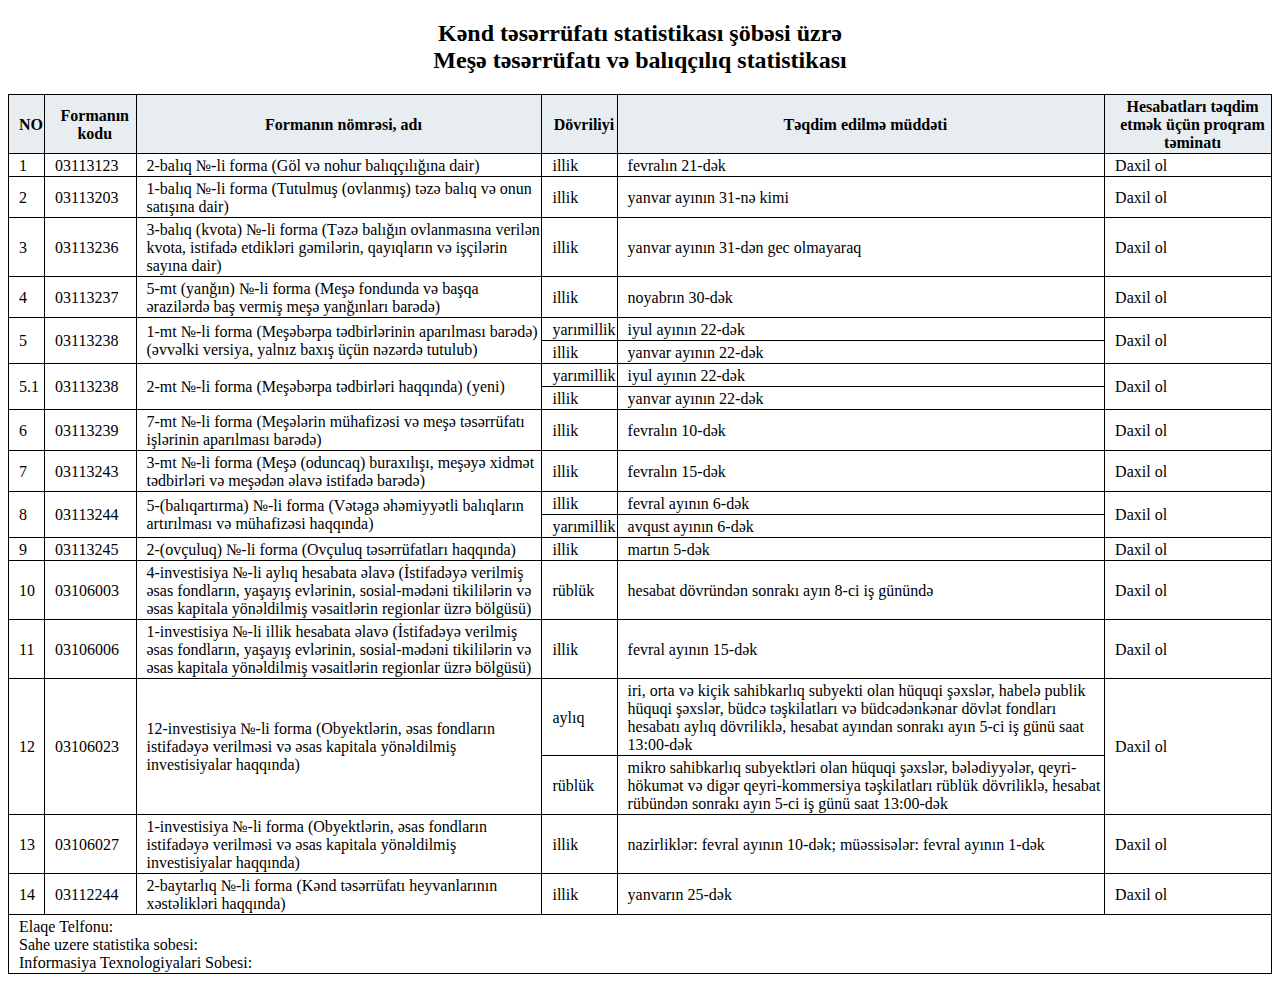
<file: index.html>
<!DOCTYPE html>
<html lang="en">

<head>
    <meta charset="UTF-8">
    <meta http-equiv="X-UA-Compatible" content="IE=edge">
    <meta name="viewport" content="width=device-width, initial-scale=1.0">
    <title>Document</title>
    <style>
        table,
        th,
        td 
        {
            border: 1px solid black;
            border-collapse: collapse;
            padding-top: 3px;
            padding-left: 10px;
             
}
             


        
    </style>

</head>

<body>
    
<div align="center"><h2>Kənd təsərrüfatı   statistikası şöbəsi üzrə<br />Meşə təsərrüfatı və balıqçılıq statistikası</h2></div>
    <table border="1px solid">
        <thead>
            <tr style="background-color: #E8EDF1;">
                <th >NO</th>
                <th >Formanın kodu</th>
                <th >Formanın nömrəsi, adı</th>
                <th >Dövriliyi</th>
                <th >Təqdim edilmə müddəti</th>
                <th >Hesabatları təqdim etmək üçün proqram təminatı</th>
            </tr>
        </thead>
        <tbody>
            <tr>
                <td>1</td>
                <td>03113123</td>
                <td>2-balıq №-li forma (Göl və nohur balıqçılığına dair)</td>
                <td>illik</td>
                <td>fevralın 21-dək</td>
                <td>Daxil ol</td>
            </tr>
            <tr>
                <td>2</td>
                <td>03113203</td>
                <td>1-balıq №-li forma (Tutulmuş (ovlanmış) təzə balıq və onun satışına dair)</td>
                <td>illik</td>
                <td>yanvar ayının 31-nə kimi</td>
                <td>Daxil ol</td>
            </tr>
            <tr>
                <td>3</td>
                <td>03113236</td>
                <td>3-balıq (kvota) №-li forma (Təzə balığın ovlanmasına verilən kvota, istifadə etdikləri gəmilərin, qayıqların və işçilərin sayına dair)</td>
                <td>illik</td>
                <td>yanvar ayının 31-dən gec olmayaraq</td>
                <td>Daxil ol</td>
            </tr>
            <tr>
                <td>4</td>
                <td>03113237</td>
                <td>5-mt (yanğın) №-li forma (Meşə fondunda və başqa ərazilərdə baş vermiş meşə yanğınları barədə)</td>
                <td>illik</td>
                <td>noyabrın 30-dək</td>
                <td>Daxil ol</td>
            </tr>
            <tr>
                <td rowspan="2">5</td>
                <td rowspan="2">03113238</td>
                <td rowspan="2">1-mt №-li forma (Meşəbərpa tədbirlərinin aparılması barədə) (əvvəlki versiya, yalnız baxış üçün nəzərdə tutulub)</td>
                <td>yarımillik</td>
                <td>iyul ayının 22-dək</td>
                <td rowspan="2">Daxil ol</td>
            </tr>
            <tr>
                <td>illik</td>
                <td>yanvar ayının 22-dək</td>
            </tr>
            <tr>
                <td rowspan="2">5.1</td>
                <td rowspan="2">03113238</td>
                <td rowspan="2">2-mt №-li forma (Meşəbərpa tədbirləri haqqında) (yeni)</td>
                <td>yarımillik</td>
                <td>iyul ayının 22-dək</td>
                <td rowspan="2">Daxil ol</td>
            </tr>
            <tr>
                <td>illik</td>
                <td>yanvar ayının 22-dək</td>
            </tr>
            <tr>
                <td>6</td>
                <td>03113239</td>
                <td>7-mt №-li forma (Meşələrin mühafizəsi və meşə təsərrüfatı işlərinin aparılması barədə)</td>
                <td>illik</td>
                <td>fevralın 10-dək</td>
                <td>Daxil ol</td>
            </tr>
            <tr>
                <td>7</td>
                <td>03113243</td>
                <td>3-mt №-li forma (Meşə (oduncaq) buraxılışı, meşəyə xidmət tədbirləri və meşədən əlavə istifadə barədə)</td>
                <td>illik</td>
                <td>fevralın 15-dək</td>
                <td>Daxil ol</td>
            </tr>
            <tr>
                <td rowspan="2">8</td>
                <td rowspan="2">03113244</td>
                <td rowspan="2">5-(balıqartırma) №-li forma (Vətəgə əhəmiyyətli balıqların artırılması və mühafizəsi haqqında)</td>
                <td>illik</td>
                <td>fevral ayının 6-dək</td>
                <td rowspan="2">Daxil ol</td>
            </tr>
            <tr>
                <td>yarımillik</td>
                <td>avqust ayının 6-dək</td>
            </tr>
            <tr>
                <td>9</td>
                <td>03113245</td>
                <td>2-(ovçuluq) №-li forma (Ovçuluq təsərrüfatları haqqında)</td>
                <td>illik</td>
                <td>martın 5-dək</td>
                <td>Daxil ol</td>
            </tr>
            <tr>
                <td>10</td>
                <td>03106003</td>
                <td>4-investisiya №-li aylıq hesabata əlavə (İstifadəyə verilmiş əsas fondların, yaşayış evlərinin, sosial-mədəni tikililərin və əsas kapitala yönəldilmiş vəsaitlərin regionlar üzrə bölgüsü)</td>
                <td>rüblük</td>
                <td>hesabat dövründən sonrakı ayın 8-ci iş günündə</td>
                <td>Daxil ol</td>
            </tr>
            <tr>
                <td>11</td>
                <td>03106006</td>
                <td>1-investisiya №-li illik hesabata əlavə (İstifadəyə verilmiş əsas fondların, yaşayış evlərinin, sosial-mədəni tikililərin və əsas kapitala yönəldilmiş vəsaitlərin regionlar üzrə bölgüsü)</td>
                <td>illik</td>
                <td>fevral ayının 15-dək</td>
                <td>Daxil ol</td>
            </tr>
            <tr>
                <td rowspan="2">12</td>
                <td rowspan="2">03106023</td>
                <td rowspan="2">12-investisiya №-li forma (Obyektlərin, əsas fondların istifadəyə verilməsi və əsas kapitala yönəldilmiş investisiyalar haqqında)</td>
                <td>aylıq</td>
                <td>iri, orta və kiçik sahibkarlıq subyekti olan hüquqi şəxslər, habelə publik hüquqi şəxslər, büdcə təşkilatları və büdcədənkənar dövlət fondları hesabatı aylıq dövriliklə, hesabat ayından sonrakı ayın 5-ci iş günü saat 13:00-dək</td>
                <td rowspan="2">Daxil ol</td>
            </tr>
            <tr>
                <td>rüblük</td>
                <td>mikro sahibkarlıq subyektləri olan hüquqi şəxslər, bələdiyyələr, qeyri-hökumət və digər qeyri-kommersiya təşkilatları rüblük dövriliklə, hesabat rübündən sonrakı ayın 5-ci iş günü saat 13:00-dək</td>
            </tr>
            <tr>
                <td>13</td>
                <td>03106027</td>
                <td>1-investisiya №-li forma (Obyektlərin, əsas fondların istifadəyə verilməsi və əsas kapitala yönəldilmiş investisiyalar haqqında)</td>
                <td>illik</td>
                <td>nazirliklər: fevral ayının 10-dək;
                    müəssisələr: fevral ayının 1-dək</td>
                <td>Daxil ol</td>
            </tr>
            <tr>
                <td>14</td>
                <td>03112244</td>
                <td>2-baytarlıq №-li forma (Kənd təsərrüfatı heyvanlarının xəstəlikləri haqqında)</td>
                <td>illik</td>
                <td>yanvarın 25-dək</td>
                <td>Daxil ol</td>
            </tr>
            <tr>
                <td colspan="6">Elaqe Telfonu:
                <br>
                Sahe uzere statistika sobesi:
                <br>
                Informasiya Texnologiyalari Sobesi:
                
                </td>
                
            </tr>
        </tbody>

     
    </table>
<br>
</body>

</html>
</file>
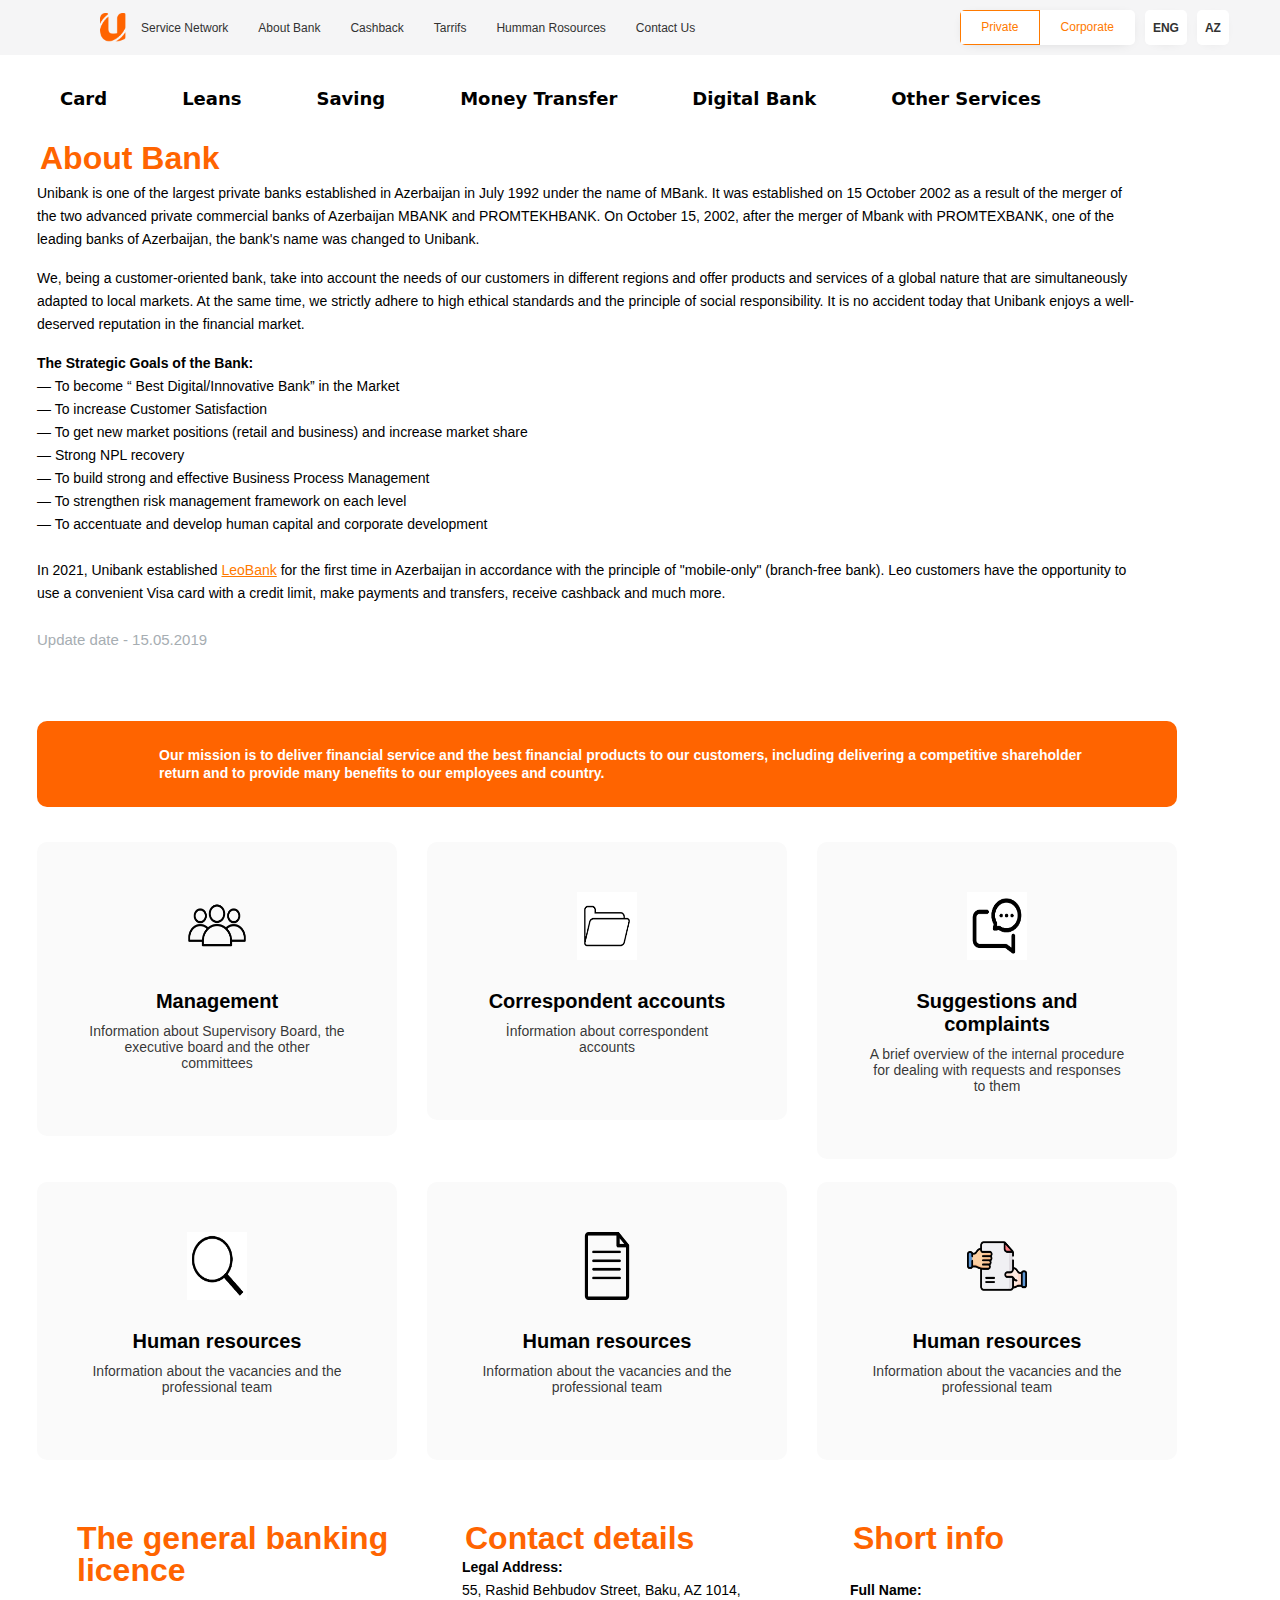
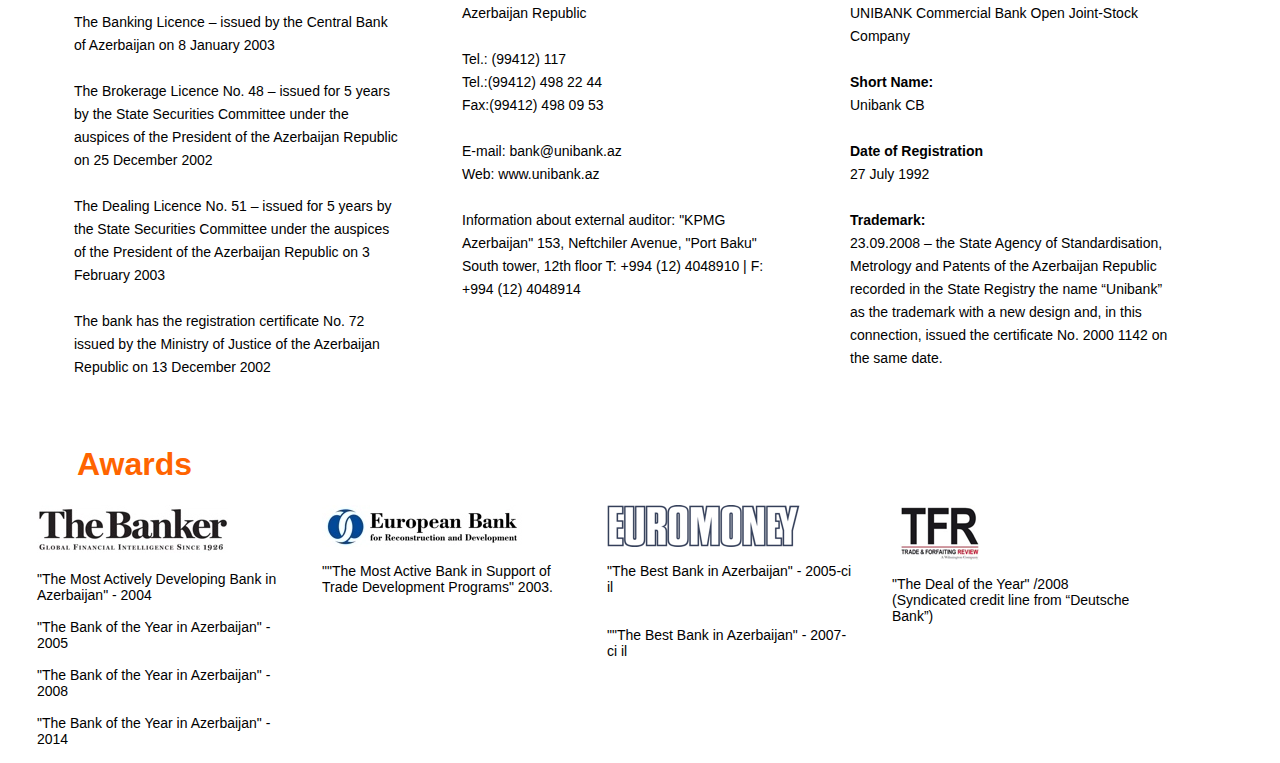
<file: unibank/about bank.html>
<!DOCTYPE html>
<html lang="en">
<head>
    <meta charset="UTF-8">
    <meta http-equiv="X-UA-Compatible" content="IE=edge">
    <meta name="viewport" content="width=device-width, initial-scale=1.0">
    <link href="https://cdn.jsdelivr.net/npm/bootstrap@5.1.3/dist/css/bootstrap.min.css" rel="stylesheet"> 
    <link rel="stylesheet" href="main.css">
    <title>Document</title>
</head>
<body>
    <header class="header"> 
        <div class="row">
          <div class="col">
              <img src="./picture/logonew-orange1.webp" alt="" class="img">
              <a href="./service network.html" class="topbar_menu--link">Service Network</a>
              <a href="./about bank.html" class="topbar_menu--link">About Bank</a>
              <a href="" class="topbar_menu--link">Cashback</a>
              <a href="" class="topbar_menu--link">Tarrifs</a>
              <a href="" class="topbar_menu--link">Humman Rosources</a>
              <a href="" class="topbar_menu--link">Contact Us</a>
              <div class="topbar_ctypes">
              <a href="" class="topbar_ctypes-active">Private</a>
              <a href="" class="topbar_ctypes-active1">Corporate</a>
              </div>
              
          <div class="topbar_langs">
          <a href="" class="topbar_langs--item" translate="yes">ENG</a>
          <a href="" class="topbar_langs--item" translate="yes">AZ</a> 
          </div>
          </div>
          </div>
          <div class="menubar_menu menubar_menu--first">
              <a href="Dosya.html" class="menubar_link" target="_self">Card</a> 
          </div>
          <div class="menubar_menu menubar_menu--first">
           <a  href="" class="menubar_link" target="_self">Leans</a>
          </div>
          <div class="menubar_menu menubar_menu--first">
              <a   href="" class="menubar_link" target="_self">Saving</a>
             </div>
             <div class="menubar_menu menubar_menu--first">
              <a   href="" class="menubar_link" target="_self">Money Transfer</a>
             </div>
             <div class="menubar_menu menubar_menu--first">
              <a  href=""class="menubar_link" target="_self">Digital Bank</a>
             </div>
             <div class="menubar_menu menubar_menu--first">
              <a  href="" class="menubar_link" target="_self"> Other Services</a>
             </div>
            </header>
                <nav class="">
                <div class="col-sm-4">
                <div class="content">
                <div class="container">
                <h1 class="heading heading--1 text-orange">About Bank</h1>
                <div class="text">
                <p>
                    Unibank is one of the largest private banks established in
                    Azerbaijan in July 1992 under the name of MBank. It was established on 15
                    October 2002 as a result of the merger of the two advanced private commercial
                    banks of Azerbaijan MBANK and PROMTEKHBANK. On October 15, 2002, after the
                    merger of Mbank with PROMTEXBANK, one of the leading banks of Azerbaijan, the
                    bank's name was changed to Unibank. 
                </p>
                <p>
                    We, being a customer-oriented bank, take into account the
             needs of our customers in different regions and offer products and services of
             a global nature that are simultaneously adapted to local markets. At the same
      time, we strictly adhere to high ethical standards and the principle of social
    responsibility. It is no accident today that Unibank enjoys a well-deserved
   reputation in the financial market.
                </p>
                <div>
                <strong>The Strategic Goals of the Bank:</strong>
                <div>— To become “ Best Digital/Innovative Bank” in the Market</div>
                <div>— To increase Customer Satisfaction </div>
                <div>— To get new market positions (retail and business) and increase market share</div>
                <div>— Strong NPL recovery</div>
                 <div>— To build strong and effective Business Process Management</div>
                 <div>— To strengthen risk management framework on each level</div>
                 <div>— To accentuate and develop human capital and corporate development</div>
                 <div>
                    <br>
                 </div>
                 <div>
                 In 2021, Unibank established  
                 <a href="" style="color: #ff7a00">LeoBank</a>
                 for the first time in Azerbaijan in accordance with the principle of "mobile-only" (branch-free bank). Leo customers have the opportunity to use a convenient Visa card with a credit limit, make payments and transfers, receive cashback and much more.
                    <br>
                 </div>
                 <div>
                <br>
                 </div>
                 <div>
                <span style="font-size:15px;color:#a6adb2">Update date - 15.05.2019</span>
                 </div>
                 <br>
                 <br>
                 <br>
                 <div class="container">
                    <div class="content content--dark content--blackquote">
                    <div class="content_wrapper">
                    <div class="flex flex--center text--65">
                    <div class="icon icon--orange icon--target content--blackquote-icon">
                    </div>
                    <div class="text content--blackquote-text">
Our mission is to deliver financial service and the best financial products to our customers, including delivering a competitive shareholder return and to provide many benefits to our employees and country. 
                    </div>
                    </div>
                    </div>
                    </div>
                 </div>
                 <div class=" content contnet--pading">
                    <div class="container">
                        <div class="about_wrapper feature_holder">
                       <div class="feature  feature_holder--item" style="height:310px;">
                        <div class="feature_wrapper">
                        <a href="" class="about_wrapper--link"></a>
                        <div class="feature_icon icon">
                            <img src="./picture/people.png" alt="" class="icon_img">
                        </div>
                        <div class="feature_text">
                        <div class="feature_value">Management</div>
                        <div class="feature_desc">Information about Supervisory Board, the executive board and the other committees </div>
                        </div>
                        </div>
                       </div>
                       <div class="feature  feature_holder--item" style="height:310px;">
                        <div class="feature_wrapper">
                        <a href="" class="about_wrapper--link"></a>
                        <div class="feature_icon icon">
                            <img src="./picture/folder.png" alt="" class="icon_img">
                        </div>
                        <div class="feature_text">
                        <div class="feature_value">Correspondent accounts</div>
                        <div class="feature_desc">İnformation about correspondent accounts</div>
                        </div>
                        </div>
                       </div>
                       <div class="feature  feature_holder--item" style="height:310px;">
                        <div class="feature_wrapper">
                        <a href="" class="about_wrapper--link"></a>
                        <div class="feature_icon icon">
                            <img src="./picture/download.png" alt="" class="icon_img">
                        </div>
                        <div class="feature_text">
                        <div class="feature_value">Suggestions and complaints</div>
                        <div class="feature_desc">A brief overview of the internal procedure for dealing with requests and responses to them </div>
                        </div>
                        </div>
                       </div>
                       <div class="feature  feature_holder--item" style="height:310px;">
                        <div class="feature_wrapper">
                        <a href="" class="about_wrapper--link"></a>
                        <div class="feature_icon icon">
                            <img src="./picture/search.png" alt="" class="icon_img">
                        </div>
                        <div class="feature_text">
                        <div class="feature_value">Human resources</div>
                        <div class="feature_desc">Information about the vacancies and the professional team</div>
                        </div>
                        </div>
                       </div>
                       <div class="feature  feature_holder--item" style="height:310px;">
                        <div class="feature_wrapper">
                        <a href="" class="about_wrapper--link"></a>
                        <div class="feature_icon icon">
                            <img src="./picture/text.png" alt="" class="icon_img">
                        </div>
                        <div class="feature_text">
                        <div class="feature_value">Human resources</div>
                        <div class="feature_desc">Information about the vacancies and the professional team</div>
                        </div>
                        </div>
                       </div>
                       <div class="feature  feature_holder--item" style="height:310px;">
                        <div class="feature_wrapper">
                        <a href="" class="about_wrapper--link"></a>
                        <div class="feature_icon icon">
                            <img src="./picture/document.png" alt="" class="icon_img">
                        </div>
                        <div class="feature_text">
                        <div class="feature_value">Human resources</div>
                        <div class="feature_desc">Information about the vacancies and the professional team</div>
                        </div>
                        </div>
                       </div>
                        </div>
                    </div>
                 </div>
                 <div class="content">
                <div class="container">
                <div class="content_wrapper">
                <div class="row">
                <div class="col-md-4 mt--m-20">
                <div class="heading heading--1 text-orange about__wrapper--title">The general banking licence</div>
                <div class="text text--desc usertext"><br>
            The Banking Licence – issued by the Central Bank of Azerbaijan on 8 January 2003
                 <div>
                    <br>
The Brokerage Licence No. 48 – issued for 5 years by the State Securities Committee under the auspices of the President of the Azerbaijan Republic on 25 December 2002
                </div>
                <div>
                    <br>
 The Dealing Licence No. 51 – issued for 5 years by the State Securities Committee under the auspices of the President of the Azerbaijan Republic on 3 February 2003
                <div>
                <br>
The bank has the registration certificate No. 72 issued by the Ministry of Justice of the Azerbaijan Republic on 13 December 2002
                </div>
                </div>
                </div>
                </div> 
                <div class="col-md-4 mt--m-20">
                    <div class="heading heading--1 text-orange about__wrapper--title"> Contact details</div>
                    <br>
                    <div class="text text--desc usertext">
                        <strong>Legal Address:</strong>
                        <br>
                        55, Rashid Behbudov Street, Baku, AZ 1014, Azerbaijan Republic
                     <div>
                        <br>
                        Tel.: (99412) 117<br>
                        Tel.:(99412) 498 22 44<br>
                        Fax:(99412) 498 09 53
                    </div>
                    <div>
                        <br>
                        E-mail: bank@unibank.az<br>
                        Web: www.unibank.az
                        <div>
                            <br>
Information about external auditor:
"KPMG Azerbaijan" 
153, Neftchiler Avenue, "Port Baku" South tower,  12th floor
T: +994 (12) 4048910 | F: +994 (12) 4048914
                    </div>
                    </div>
                    </div> 
                </div>
                    <div class="col-md-4 mt--m-20">
                        <div class="heading heading--1 text-orange about__wrapper--title">Short info</div>
                        <div class="text text--desc usertext"><br>
                            <strong>Full Name:</strong><br>
                            UNIBANK Commercial Bank Open Joint-Stock Company
                         <div>
                            <br>
                            <strong>Short Name:</strong><br>
                            Unibank CB 
                        </div><br>
                        <div>
                            <strong>Date of Registration</strong>
                            <br>
                            27 July 1992
                        </div><br>
                        <div>
                            <strong>Trademark:</strong>
                        <br>
                        23.09.2008 – the State Agency of Standardisation, Metrology and Patents of the Azerbaijan Republic recorded in the State Registry the name “Unibank” as the trademark with a new design and, in this connection, issued the certificate No. 2000 1142 on the same date.
                        </div>
                        </div>
                        </div>
                        </div>
                </div>
                </div>
                </div>
                <br>
                <br>
                <br>
                <div class="content">
                <div class="container">
                <div class="heading heading--1 text-orange about__wrapper--title">Awards</div>
                <div class="awwwards_container">
                <div class="awwards--4"><br>
                <div class="awwards_img">
                <img src="./picture/The Banker.webp" alt="" class="awwwards_img">
                <div class="awwwards_desc"><br>
                <p>"The Most Actively Developing Bank in Azerbaijan" - 2004</p>
                <p>"The Bank of the Year in Azerbaijan" - 2005</p>
                <p>"The Bank of the Year in Azerbaijan" - 2008</p>
                <p>"The Bank of the Year in Azerbaijan" - 2014</p>
                </div>
                </div>
                </div>
                <div class="awwards--4"><br>
                    <div class="awwards_img">
                    <img src="./picture/European.webp" alt="" class="awwwards_img">
                    <div class="awwwards_desc"><br>
                    <p>""The Most Active Bank in Support of Trade Development Programs" 2003.</p>
                    </div>
                    </div>
                    </div>
                    <div class="awwards--4"><br>
                        <div class="awwards_img">
                        <img src="./picture/T.webp" alt="" class="awwwards_img">
                        <div class="awwwards_desc"><br>
                        <p>"The Best Bank in Azerbaijan" - 2005-ci il </p><br>
                        <p>""The Best Bank in Azerbaijan" - 2007-ci il </p>
                        </div>
                        </div>
                        </div>
                        <div class="awwards--4"><br>
                            <div class="awwards_img">
                            <img src="./picture/TFR.webp" alt="" class="awwwards_img">
                            <div class="awwwards_desc"><br>
                            <p>"The Deal of the Year" /2008 (Syndicated credit line from “Deutsche Bank”)</p>
                            </div>
                            </div>
                            </div>
                </div>
                </div>
                </div>
                </div>
                </div>
                </nav>
<script src="https://cdn.jsdelivr.net/npm/bootstrap@5.1.3/dist/js/bootstrap.bundle.min.js"></script> 
</body>
</html>
</file>
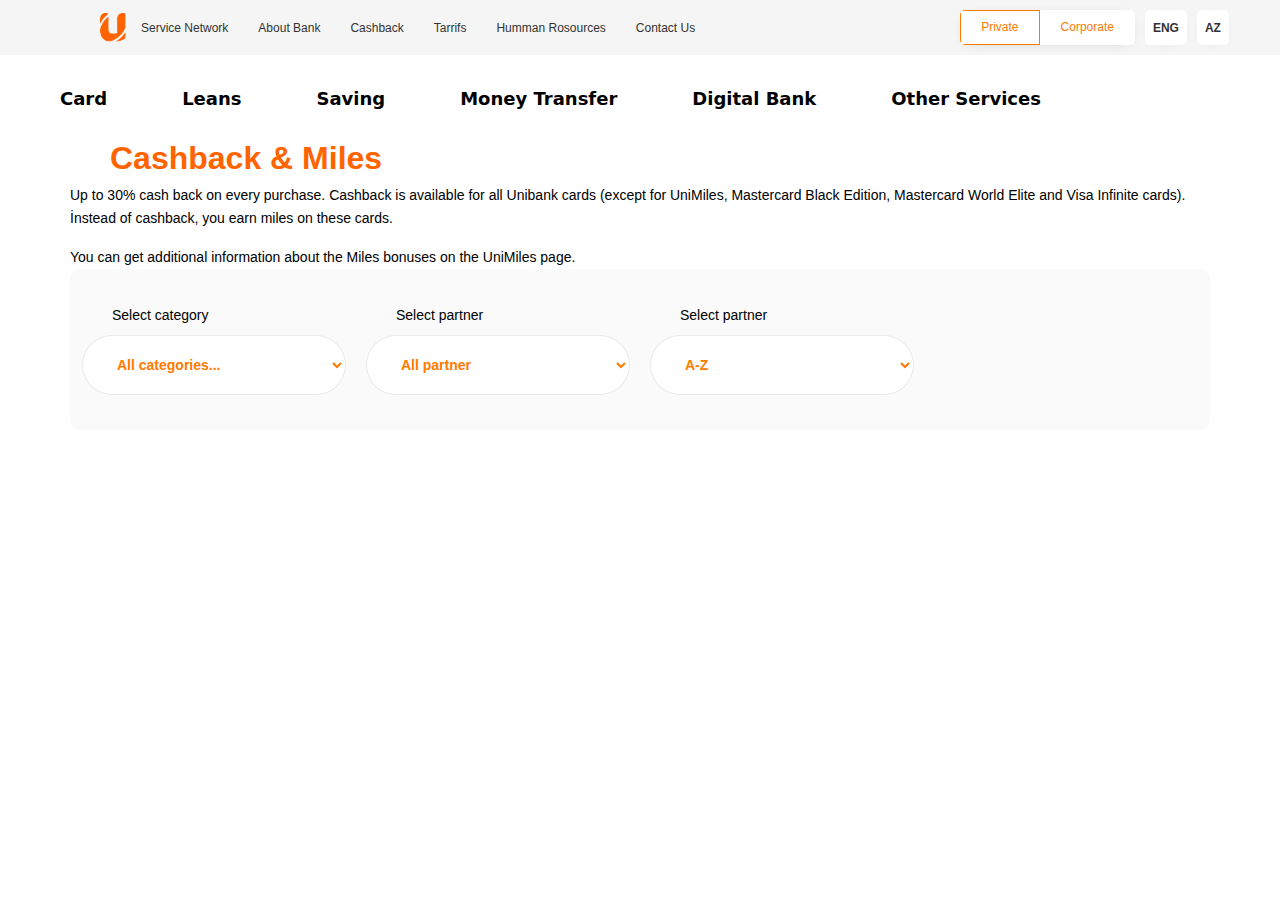
<file: unibank/cashback.html>
<!DOCTYPE html>
<html lang="en">
<head>
    <meta charset="UTF-8">
    <meta http-equiv="X-UA-Compatible" content="IE=edge">
    <meta name="viewport" content="width=device-width, initial-scale=1.0">
    <link href="https://cdn.jsdelivr.net/npm/bootstrap@5.1.3/dist/css/bootstrap.min.css" rel="stylesheet"> 
    <link rel="stylesheet" href="main.css">
    <title>Document</title>
</head>
<body>
    <header class="header"> 
        <div class="row">
          <div class="col">
              <img src="./picture/logonew-orange1.webp" alt="" class="img">
              <a href="./service network.html" class="topbar_menu--link">Service Network</a>
              <a href="./about bank.html" class="topbar_menu--link">About Bank</a>
              <a href="" class="topbar_menu--link">Cashback</a>
              <a href="" class="topbar_menu--link">Tarrifs</a>
              <a href="" class="topbar_menu--link">Humman Rosources</a>
              <a href="" class="topbar_menu--link">Contact Us</a>
              <div class="topbar_ctypes">
              <a href="" class="topbar_ctypes-active">Private</a>
              <a href="" class="topbar_ctypes-active1">Corporate</a>
              </div>
              
          <div class="topbar_langs">
          <a href="" class="topbar_langs--item" translate="yes">ENG</a>
          <a href="" class="topbar_langs--item" translate="yes">AZ</a> 
          </div>
          </div>
          </div>
          <div class="menubar_menu menubar_menu--first">
              <a href="Dosya.html" class="menubar_link" target="_self">Card</a> 
          </div>
          <div class="menubar_menu menubar_menu--first">
           <a  href="" class="menubar_link" target="_self">Leans</a>
          </div>
          <div class="menubar_menu menubar_menu--first">
              <a   href="" class="menubar_link" target="_self">Saving</a>
             </div>
             <div class="menubar_menu menubar_menu--first">
              <a   href="" class="menubar_link" target="_self">Money Transfer</a>
             </div>
             <div class="menubar_menu menubar_menu--first">
              <a  href=""class="menubar_link" target="_self">Digital Bank</a>
             </div>
             <div class="menubar_menu menubar_menu--first">
              <a  href="" class="menubar_link" target="_self"> Other Services</a>
             </div>
            </header>
            <nav>
            <div class="content">
            <div class="container">
            <div class="content_wrapper ">
            <h1 class="heading heading--1 heading--orange cashback--title">Cashback & Miles</h1>
            <div class="usertext">
                <p>
        Up to 30% cash back on every purchase. Cashback is available for all Unibank cards (except for UniMiles, Mastercard Black Edition, Mastercard World Elite and Visa Infinite cards). İnstead of cashback, you earn miles on these cards.
                </p>
                <div>
                    You can get additional information about the Miles bonuses on the UniMiles  page.
                </div>
            </div>  
            </div>
            </div>
            </div>
            <div class="container">
            <div class="tabs">
            <div class>
            <div class>
            <form action class="cashback_header form js--cashback-s-form-2">
            <div class="form_row cashback--row">
            <div class="form_cell form_cell--quarter form_inp--selectHolder">
                <label class="form_label" for="select_category">Select category</label>
                <select name="select_category" id="select_category" class="js--select js--partnersCat-2 form_inp form_inp--stroke-gray form_inp--fill-white form_inp--select form_inp--md">
                    <option value>All categories...</option>
                    <option value="166">Aksessuarlar</option>
                    <option value="181">Avto</option>
                    <option value="170">Ayaqqabı mağazaları</option>
                    <option value="176">Dəftərxana ləvazimatları</option>
                    <option value="167">Digər</option>
                    <option value="165">Geyim</option>
                    <option value="190">Gül salonları</option>
                    <option value="182">İstirahət və Əyləncə</option>
                    <option value="172">Kosmetika</option>
                    <option value="179">Mebel</option>
                    <option value="172">Parfümeriya</option>
                    <option value="175">Restoran</option>
                    <option value="187">Səhiyyə və tibb</option>
                    <option value="164">Supermarketlər</option>
                    <option value="168">Texnika və Kompüterlər</option>
                    <option value="174">Uşaq üçün</option>
                </select>
            </div>
            <div class="form_cell form_cell--quarter form_inp--selectHolder">
                <label class="form_label" for="select_category">Select partner</label>
                <select name="select_category" id="select_category" class="js--select js--partnersCat-2 form_inp form_inp--stroke-gray form_inp--fill-white form_inp--select form_inp--md">
                    <option value>All partner</option>
                    <option value="166">Aksessuarlar</option>
                    <option value="181">Avto</option>
                    <option value="170">Ayaqqabı mağazaları</option>
                    <option value="176">Dəftərxana ləvazimatları</option>
                    <option value="167">Digər</option>
                    <option value="165">Geyim</option>
                    <option value="190">Gül salonları</option>
                    <option value="182">İstirahət və Əyləncə</option>
                    <option value="172">Kosmetika</option>
                    <option value="179">Mebel</option>
                    <option value="172">Parfümeriya</option>
                    <option value="175">Restoran</option>
                    <option value="187">Səhiyyə və tibb</option>
                    <option value="164">Supermarketlər</option>
                    <option value="168">Texnika və Kompüterlər</option>
                    <option value="174">Uşaq üçün</option>
                </select>
            </div>
            <div class="form_cell form_cell--quarter form_inp--selectHolder">
                <label class="form_label" for="select_category">Select partner</label>
                <select name="select_category" id="select_category" class="js--select js--partnersCat-2 form_inp form_inp--stroke-gray form_inp--fill-white form_inp--select form_inp--md">
                    <option value>A-Z</option>
                    <option value="166">Z-A</option>
                    <option value="181">Faiz Artan</option>
                    <option value="181">Faiz Azalan</option>
                    </select>
                    </div>
            </form>
            </div>
            </div>
            </div>
            </div>
            <div class=" js--partnerslist-wrapper-desktop ">
            <div data-year>
            <div class="accordion js--feature-wrapper">
                <div class="cashback--partners-row js--partnersRow">
                <div class="feature feature--5 feature--cashbackpartners hidden--mobile" data-search=" 166 Cargo 3 Digər" data-percent="3">

                </div>
                </div>
            </div>
            </div>
            </div>
            </div>
            </div>
            </div>
            </div>
            </nav>
</file>
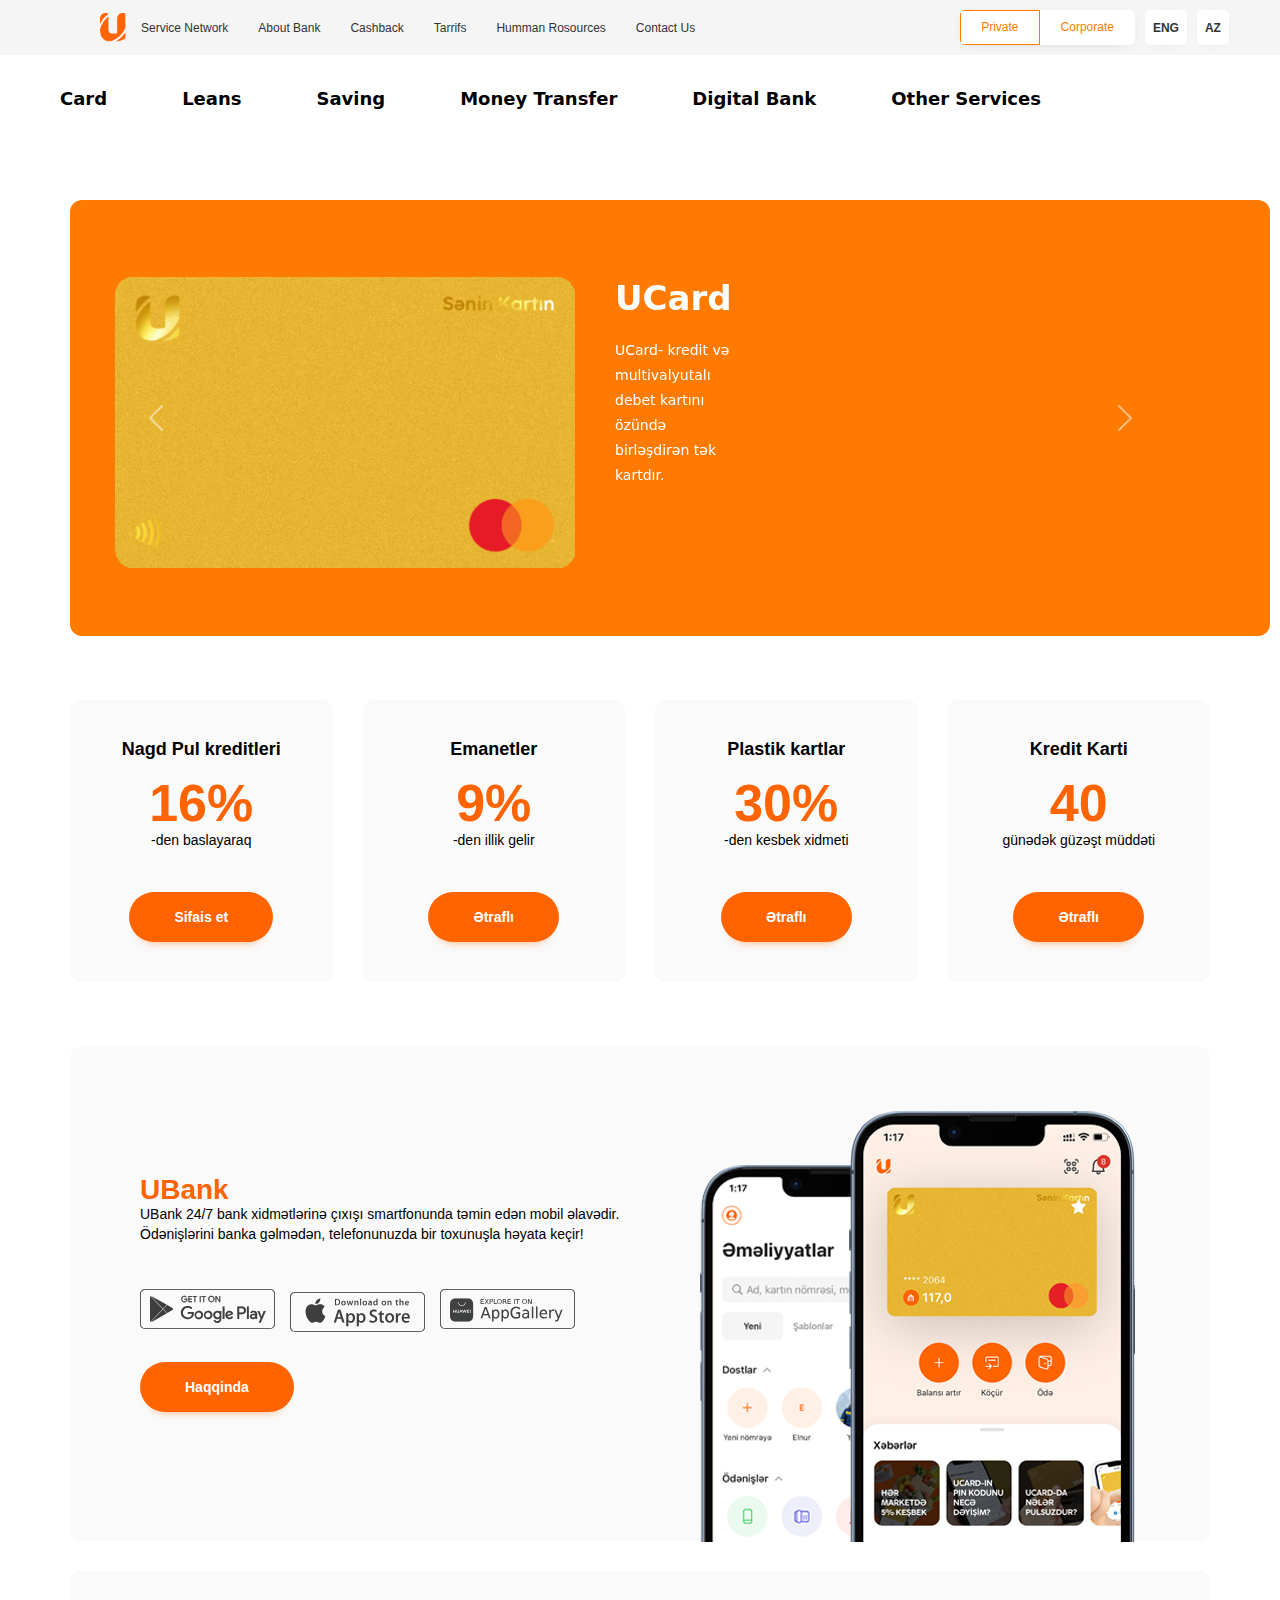
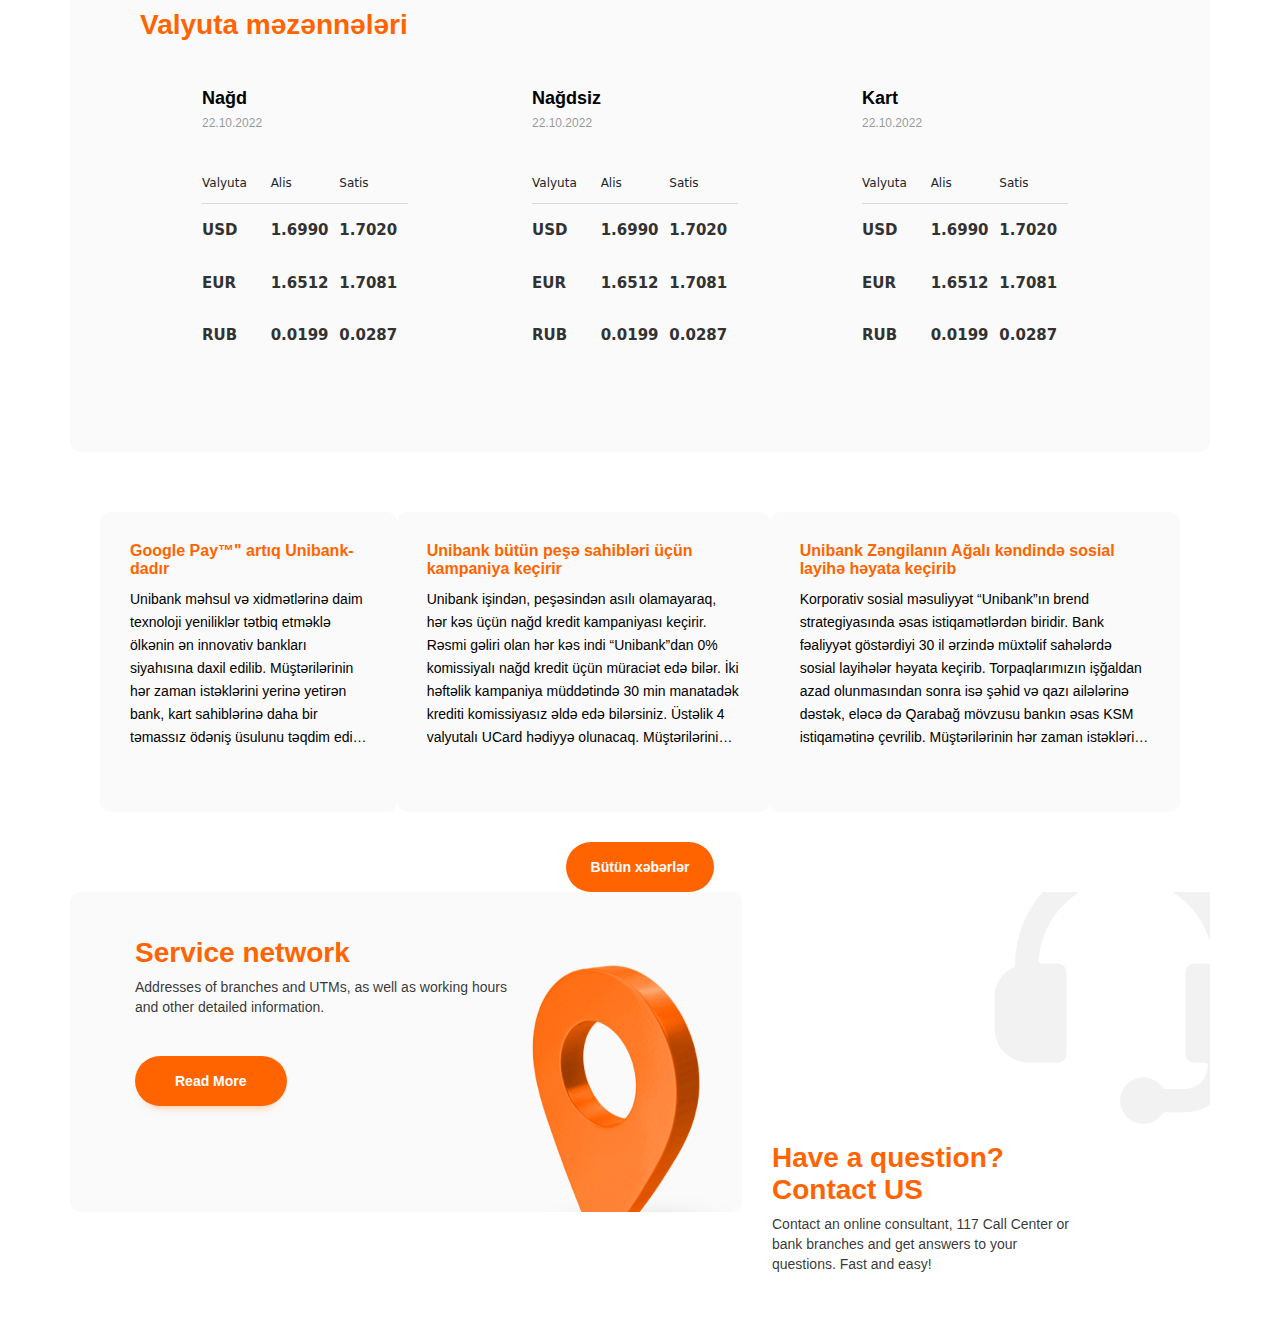
<file: unibank/Tural.html>
<!DOCTYPE html>
  <html lang="en">
  <head>
      <meta charset="UTF-8">
      <meta http-equiv="X-UA-Compatible" content="IE=edge">
      <meta name="viewport" content="width=device-width, initial-scale=1.0">
      <link href="https://cdn.jsdelivr.net/npm/bootstrap@5.1.3/dist/css/bootstrap.min.css" rel="stylesheet">
      <link rel="stylesheet" href="main.css">
      <title>Unibank</title>
  </head>
  <body>
      <header class="header"> 
        <div class="row">
          <div class="col">
              <img src="./picture/logonew-orange1.webp" alt="" class="img">
              <a href="service network.html" class="topbar_menu--link">Service Network</a>
              <a href="./about bank.html" class="topbar_menu--link">About Bank</a>
              <a href="./cashback.html" class="topbar_menu--link">Cashback</a>
              <a href="" class="topbar_menu--link">Tarrifs</a>
              <a href="" class="topbar_menu--link">Humman Rosources</a>
              <a href="" class="topbar_menu--link">Contact Us</a>
              <div class="topbar_ctypes">
              <a href="" class="topbar_ctypes-active">Private</a>
              <a href="" class="topbar_ctypes-active1">Corporate</a>
              </div>
              
          <div class="topbar_langs">
          <a href="" class="topbar_langs--item" translate="yes">ENG</a>
          <a href="" class="topbar_langs--item" translate="yes">AZ</a> 
          </div>
          </div>
          </div>
          <div class="menubar_menu menubar_menu--first">
              <a href="Dosya.html" class="menubar_link" target="_self">Card</a> 
          </div>
          <div class="menubar_menu menubar_menu--first">
           <a  href="" class="menubar_link" target="_self">Leans</a>
          </div>
          <div class="menubar_menu menubar_menu--first">
              <a   href="" class="menubar_link" target="_self">Saving</a>
             </div>
             <div class="menubar_menu menubar_menu--first">
              <a   href="" class="menubar_link" target="_self">Money Transfer</a>
             </div>
             <div class="menubar_menu menubar_menu--first">
              <a  href=""class="menubar_link" target="_self">Digital Bank</a>
             </div>
             <div class="menubar_menu menubar_menu--first">
              <a  href="" class="menubar_link" target="_self"> Other Services</a>
             </div>
          </header>
          <main>
          <div class="container">
             <div class="frontbanner"> 
             <div class="fotorama" data-width="100%" data-height="100%" data-max-height1="768px" data-nav="dots" data-arrows="false" data-autoplay="data-autoplay">
              <div id="carouselExampleInterval" class="carousel slide" data-bs-ride="carousel">
                  <div class="carousel-inner">
                    <div class="carousel-item active" data-bs-interval="10000">
                      <div class="frontbanner_overlay">
                      <img src="./picture/1661321611ucard.webp" class="d-block w-100" alt="...">
                      <div class="frontbanner_info">
                      <div class="frontbanner_header">
                        UCard
                      </div>
                      <p class="frontbanner_desc">UCard- kredit və multivalyutalı debet kartını özündə birləşdirən tək kartdır.</p>
                      </div>
                    </div>
                    </div>
                    <div class="carousel-item" data-bs-interval="2000">
                      <img src="./picture/1661845405cardart.webp" class="d-block w-100" alt="...">
                    </div>
                    <div class="carousel-item">
                      <img src="./picture/16654682200kms.webp" class="d-block w-100" alt="...">
                    </div>
                  </div>
                  <button class="carousel-control-prev" type="button" data-bs-target="#carouselExampleInterval" data-bs-slide="prev">
                    <span class="carousel-control-prev-icon" aria-hidden="true"></span>
                    <span class="visually-hidden">Previous</span>
                  </button>
                  <button class="carousel-control-next" type="button" data-bs-target="#carouselExampleInterval" data-bs-slide="next">
                    <span class="carousel-control-next-icon" aria-hidden="true"></span>
                    <span class="visually-hidden">Next</span>
                  </button>
                </div>
                </div>
              </main>
                <section>
                <div class="statisticsbar ">
                  <div class="container">
                  <div class="statisticsbar_wrapper ">
                  <div class="statisticsbar_wrapper2">
                  <div class="statisticsbar_param-w">
                  <div class="statisticsbar_param">
                  <div class="statisticsbar_caption">
                    <font style="vertical-align: inherit;">
                  <font style="vertical-align: inherit;">Nagd Pul kreditleri</font>
                  </font>
                  </div>
                  <div class="statisticsbar_value">
                    <font style="vertical-align: inherit;">
                      <font style="vertical-align: inherit;">16%</font>
                      </font>
                  </div>
                  <div class="statisticsbar_desc">
                    -den baslayaraq
                  </div>
                  <div class="statisticsbar_links">
                    <a href="" class="statisticsbar_link statisticsbar_link--white">Sifais et</a>
                  </div>
                </div>
                </div>
                <div class="statisticsbar_param-w">
                  <div class="statisticsbar_param">
                    <div class="statisticsbar_caption">Emanetler</div>
                    <div class="statisticsbar_value">9%</div>
                    <div class="statisticsbar_desc">-den illik gelir</div>
                    <div class="statisticsbar_links">
                      <a href="" class="statisticsbar_link statisticsbar_link--white">Ətraflı</a>
                    </div>
              </div>
              </div>
              <div class="statisticsbar_param-w">
                <div class="statisticsbar_param">
                  <div class="statisticsbar_caption">Plastik kartlar</div>
                  <div class="statisticsbar_value">30%</div>
                  <div class="statisticsbar_desc">-den kesbek xidmeti</div>
                  <div class="statisticsbar_links">
                    <a href="" class="statisticsbar_link statisticsbar_link--white">Ətraflı </a>
                  </div>
            </div>
            </div>
            <div class="statisticsbar_param-w">
              <div class="statisticsbar_param">
                <div class="statisticsbar_caption">Kredit Karti</div>
                <div class="statisticsbar_value">40</div>
                <div class="statisticsbar_desc">günədək güzəşt müddəti</div>
                <div class="statisticsbar_links">
                  <a href="" class="statisticsbar_link statisticsbar_link--white">Ətraflı</a>
                </div>
          </div>
          </div>
                </div>
                </div>
                </div>
                </div>
                <div class="appbar">
                  <div class="container">
                    <div class="appbar_wrapper d-flex-center">
                      <div class="appbar_text">
                        <h2 class="appbar_heading">UBank</h2>
                        <div class="appbar_desc"> 
UBank 24/7 bank xidmətlərinə çıxışı smartfonunda təmin edən mobil əlavədir. Ödənişlərini banka gəlmədən, telefonunuzda bir toxunuşla həyata keçir! 
                        </div>
                        <div class="appbar_links hidden--mob">
                          <a class="appbar_link" href="https://play.google.com/store/apps/details?id=az.unibank.mbanking">
                            <span class="sprite sprite--playstore-label">
                              <img src="./picture/playstore.svg" alt="">
                            </span>
                          </a>
                            <a href="https://apps.apple.com/ru/app/unibank-mobile/id1073632425" class="appbar_link">
                                <img src="./picture/appstore.svg" alt="" class="sprite sprite--appstore-label">
                            </a>
                            <a href="0" class="sprite sprite--appgalery-label">
                              <img src="./picture/app-gallery.svg" alt="">
                            </a>
                        </div>
                        <div class="appbar_extras">
                          <a href="" class="appbar_extra">Haqqinda</a>
                        </div>
                      </div>
                      <div class="appbar_img--holder ">
                        <img src="./picture/appbar2 (1).webp" alt="UBank">
                      </div>
                    </div>
                  </div>
                  <div class="exchange">
                    <div class="container">
                      <div class="exchange_wrapper">
                        <h2 class="appbar_heading hidden--mobile">Valyuta məzənnələri </h2>
                        <h2 class="appbar_heading appbar_heading--curr hidden--desktop">Valyuta məzənnələri</h2>
                      
                      <div class="exchange_wrapper2">
                        <div class="hidden--mobile">
                          <div class="exchange_cat">
                            <div class="exchange_header">Nağd</div>
                            <div class="exchange_date">22.10.2022</div>
                            <div class="exchange_body">
                              <table>
                                <thead>
                                  <tr>
                                    <th>Valyuta</th>
                                    <th>Alis</th>
                                    <th>Satis</th>
                                  </tr>
                                </thead>
                                <tbody>
                                  <tr>
                                    <td>USD</td>
                                    <td>1.6990 </td>
                                    <td>1.7020</td>
                                  </tr>
                                  <tr>
                                    <td>EUR</td>
                                    <td>1.6512 </td>
                                    <td>1.7081</td>
                                  </tr>
                                  <tr>
                                    <td>RUB</td>
                                    <td>0.0199 </td>
                                    <td>0.0287</td>
                                  </tr>
                                </tbody>
                              </table>
                            </div>
                          </div>
                          <div class="exchange_cat">
                            <div class="exchange_header">Nağdsiz</div>
                            <div class="exchange_date">22.10.2022</div>
                            <div class="exchange_body">
                              <table>
                                <thead>
                                  <tr>
                                    <th>Valyuta</th>
                                    <th>Alis</th>
                                    <th>Satis</th>
                                  </tr>
                                </thead>
                                <tbody>
                                  <tr>
                                    <td>USD</td>
                                    <td>1.6990 </td>
                                    <td>1.7020</td>
                                  </tr>
                                  <tr>
                                    <td>EUR</td>
                                    <td>1.6512 </td>
                                    <td>1.7081</td>
                                  </tr>
                                  <tr>
                                    <td>RUB</td>
                                    <td>0.0199 </td>
                                    <td>0.0287</td>
                                  </tr>
                                </tbody>
                              </table>
                            </div>
                          </div>
                        </div>
                        <div class="exchange_cat">
                          <div class="exchange_header">Kart</div>
                          <div class="exchange_date">22.10.2022</div>
                          <div class="exchange_body">
                            <table>
                              <thead>
                                <tr>
                                  <th>Valyuta</th>
                                  <th>Alis</th>
                                  <th>Satis</th>
                                </tr>
                              </thead>
                              <tbody>
                                <tr>
                                  <td>USD</td>
                                  <td>1.6990 </td>
                                  <td>1.7020</td>
                                </tr>
                                <tr>
                                  <td>EUR</td>
                                  <td>1.6512 </td>
                                  <td>1.7081</td>
                                </tr>
                                <tr>
                                  <td>RUB</td>
                                  <td>0.0199 </td>
                                  <td>0.0287</td>
                                </tr>
                              </tbody>
                            </table>
                            </div>
                            </div>
                            </div>
                           </div>
                        </div>
                    </div>
                   </div>
                   <div class="frontnews">
                    <div class="container">
                      <div class="frontnews_wrapper ">
                        <div class="frontnews_body" style="overflow:hidden ;">
                          <div class="frontnews_article-w">
                            <div class="frontnews_article">
                              <a  href=""class="article-listing--link"></a>
                              <div class="frontnews_text">
                                <a href="" class="frontnews_name">
                                  <font style="vertical-align: inherit;">
                                    <font style="vertical-align: inherit;">Google Pay™" artıq Unibank-dadır </font>
                                      </font>
                                </a>
                                <div class="frontnews_summary">
                                  <font style="vertical-align: inherit;">
                                    <font style="vertical-align: inherit;">                
          Unibank məhsul və xidmətlərinə daim texnoloji yeniliklər tətbiq etməklə ölkənin ən innovativ bankları siyahısına daxil edilib. 
                                  </font>
                                  <font style="vertical-align: inherit;">
                                    <font style="vertical-align: inherit;">                
           Müştərilərinin hər zaman istəklərini yerinə yetirən bank, kart sahiblərinə daha bir təmassız ödəniş üsulunu təqdim edib. 
                                  </font>
                                  <font style="vertical-align: inherit;">
                                    <font style="vertical-align: inherit;">                
          Android telefonlar, planşetlər və ya saatlardan ödəniş etməyə imkan verən "Google Pay™" xidməti artıq Unibank-da mövcuddur!
                                  </font>
                                </div>
                              </div>
                            </div>
                         
                          <div class="frontnews_article-w">
                          <div class="frontnews_article">
                            <a  href=""class="article-listing--link"></a>
                            <div class="frontnews_text">
                              <a href="" class="frontnews_name">
                                <font style="vertical-align: inherit;">
                                  <font style="vertical-align: inherit;">Unibank bütün peşə sahibləri üçün kampaniya keçirir </font>
                                    </font>
                              </a>
                              <div class="frontnews_summary">
                                <font style="vertical-align: inherit;">
                                  <font style="vertical-align: inherit;">                
    
Unibank işindən, peşəsindən asılı olamayaraq, hər kəs üçün nağd kredit kampaniyası keçirir. Rəsmi gəliri olan hər kəs indi “Unibank”dan 0% komissiyalı nağd kredit üçün müraciət edə bilər. İki həftəlik kampaniya müddətində 30 min manatadək krediti komissiyasız əldə edə bilərsiniz. Üstəlik 4 valyutalı UCard hədiyyə olunacaq. 
                                </font>
                                <font style="vertical-align: inherit;">
                                  <font style="vertical-align: inherit;">                
         Müştərilərinin hər zaman istəklərini yerinə yetirən bank, kart sahiblərinə daha bir təmassız ödəniş üsulunu təqdim edib. 
                                </font>
                                <font style="vertical-align: inherit;">
                                  <font style="vertical-align: inherit;">                
        Android telefonlar, planşetlər və ya saatlardan ödəniş etməyə imkan verən "Google Pay™" xidməti artıq Unibank-da mövcuddur!
                                </font>
                              </div>
                            </div>
                        </div>
                          </div>
                         
                        </div>
                        <div class="frontnews_article-w">
                          <div class="frontnews_article">
                            <a  href=""class="article-listing--link"></a>
                            <div class="frontnews_text">
                              <a href="" class="frontnews_name">
                                <font style="vertical-align: inherit;">
                                  <font style="vertical-align: inherit;">Unibank Zəngilanın Ağalı kəndində sosial layihə həyata keçirib </font>
                                    </font>
                              </a>
                              <div class="frontnews_summary">
                                <font style="vertical-align: inherit;">
                                  <font style="vertical-align: inherit;">                
Korporativ sosial məsuliyyət “Unibank”ın brend strategiyasında əsas istiqamətlərdən biridir. Bank fəaliyyət göstərdiyi 30 il ərzində müxtəlif sahələrdə sosial layihələr həyata keçirib. Torpaqlarımızın işğaldan azad olunmasından sonra isə şəhid və qazı ailələrinə dəstək, eləcə də Qarabağ mövzusu bankın əsas KSM istiqamətinə çevrilib. 
                                </font>
                                <font style="vertical-align: inherit;">
                                  <font style="vertical-align: inherit;">                
         Müştərilərinin hər zaman istəklərini yerinə yetirən bank, kart sahiblərinə daha bir təmassız ödəniş üsulunu təqdim edib. 
                                </font>
                                <font style="vertical-align: inherit;">
                                  <font style="vertical-align: inherit;">                
        Android telefonlar, planşetlər və ya saatlardan ödəniş etməyə imkan verən "Google Pay™" xidməti artıq Unibank-da mövcuddur!
                                </font>
                              </div>
                            </div>
                        </div>
                          </div>
                        </div>
                        <div class="frontnews_body--btnHolder">
                           <a href="" class="frontnews_body--btn">Bütün xəbərlər</a>
                        </div>
                        <div class="container">
                        <div class="network">
                          <div class="network_box-w">
                            <div class="network_box">
                              <div class="network_box-img">
                                <img src="./picture/Bitmap (1).webp" alt="">
                              </div>
                              <h2 class="network_heading">Service network</h2>
                              <p class="network_write">
                         Addresses of branches and UTMs, as well as working hours and other detailed information. 
                              </p>
                              <a href="" class="network_btn">Read More</a>
                            </div>
                          </div>
                          <div class="network_question-w">
                            <div class="network_quedtion">
                              <div class="network_question-img">
                                <img src="./picture/callcenter.svg" alt="">
                              </div>
                              <h2 class="networks_heading">
                                Have a question?
                                <br>
                                Contact US
                              </h2>
                              <p class="networks_write">
                                Contact an online consultant, 117 Call Center or bank branches and get answers to your questions. Fast and easy! 
                                    </p>
                            </div>
                          </div>
                        </div>
                      </div>
                        </div>
                      </div>
                    </div>
                 </div>
                   </div>
                    </div>
                   </div>
                  </div>
                  </div>
                  </div>
                   
             
<!-- Latest compiled JavaScript -->
<script src="https://cdn.jsdelivr.net/npm/bootstrap@5.1.3/dist/js/bootstrap.bundle.min.js"></script>
</body>
</html>
</file>
<file: unibank/main.css>
body{
  height: 15px;
    font-weight: 400;
    font-size: 15px;
  }
  .header{
    background: #f5f5f6;
    position: relative;
    
  }
  .col{
    display: inline-block;
    margin-left: 100px;
    transform-origin: left center;
    margin-right: 30px;
    width: auto;
    display: flex!important;
    align-items: center;
    height: 55px;
    justify-content: space-between;
   flex: none;
    display: flex;
  flex-wrap: wrap;
  
  }
  .topbar_menu--link{
    display: inline-block;
    line-height: 12px;
    font-family: CocoSharp,Arial;
    font-weight: 400;
    font-size: 12px;
    color: #323232;
    text-decoration: none;
    margin: 0 15px;
   
  }
  .img{
  width:26px;
  height:29px;
  
  }
  .topbar_ctypes{
   
    line-height: 20px;
    font-family: CocoSharp,Arial;
    font-weight: 400;
    font-size: 20px;
    color: #FF7A00;
    box-shadow: 0 2px 14px -8px rgb(0 0 0 / 30%);
    border-radius: 5px;
    overflow: hidden;
    height: 35px;
    background: #fff;
    margin-left: 250px;
    display: flex;
    
  }
  .topbar_ctypes-active{
    line-height: 12px;
    font-family: CocoSharp,Arial;
    font-weight: 400;
    font-size: 12px;
    color:  #FF7A00;
    text-decoration: none;
    padding: 10px 20px;
    border: 1px solid transparent;
    border: 1px solid #FF7A00;
  }
  .topbar_ctypes-active1{
    line-height: 12px;
    font-family: CocoSharp,Arial;
    font-weight: 400;
    font-size: 12px;
    color:#FF7A00;
    text-decoration: none;
    padding: 10px 20px;
    border: 1px solid transparent;
   
  
  }
  .topbar_langs{
    display: inline-flex;
    align-items: center;
    border-radius: 5px;
    height: 35px;
    margin-left: 10px;
  }
  .topbar_langs--item{
    line-height: 12px;
    font-weight: 600;
    font-size: 12px;
    box-shadow: 0 2px 14px -10px rgb(0 0 0 / 30%);
    align-items: center;
    text-decoration: none;
    text-transform: uppercase;
    color: #323232;
    padding: 0 8px;
    margin-right: 10px;
    display: inline-flex;
     justify-content: center;
     font-family: CocoSharp,Arial;
     height: 35px;
     background: #fff;
     border-radius: 5px;
     overflow: hidden;
  }
  .menubar_menu--first{
    padding-left: 0;
  }
  .menubar_menu{
    float: left;
    padding: 30px 15px;
    margin-left: 45px;
    flex: none;
    
  }
  .menubar_link{
  
    color: rgb(0, 0, 0);
    text-decoration: none;
     font-size: 18px;
     font-weight: 700;
  }
  .container {
    width: 1176px;
    padding: 0;
    margin-right: auto;
     margin-left: auto;
  }
  .frontbanner{
    max-height: 768px;
    height: 450px;
    border-radius: 10px;
    margin-bottom: 20px; 
  }
  .carousel-item {
    width: 460px;
    height: 331px;
    margin-left: 45px;
   margin-bottom: 105px;
    top: 37px;
  }
  .carousel-inner{
    width:  1200px;
    height: 100%;
    background-color: #FF7A00;
    border-radius: 12px;
    margin-top: 145px;
  }
  .statisticsbar {
    padding: 30px 0;
  }
  .container {
    width: 1176px;
    padding: 0;
    margin-right: auto;
      margin-left: auto;
  }
  .statisticsbar_wrapper {
    overflow: hidden;
  }
  .statisticsbar_wrapper2{
    display: flex;
      margin: 0 -15px;
  }
  .statisticsbar_param-w{
    padding: 0 15px;
      width: calc(100%/4);
  }
  .statisticsbar_param {
    padding: 40px 50px;
    text-align: center;
    background: #FAFAFA;
    border-radius: 10px;
  }
  .statisticsbar_caption {
    line-height: 18px;
    font-family: CocoSharp,Arial;
    font-weight: 700;
    font-size: 18px;
    color: #000;
    vertical-align: inherit;
  }
  .statisticsbar_value {
    font-family: CocoSharp,Arial;
    font-weight: 700;
    font-size: 52px;
    line-height: normal;
    color: #FF6400;
    margin-bottom: 20px;
    margin-top: 15px;
  }
  .statisticsbar_desc{
    line-height: 14px;
     font-family: CocoSharp,Arial;
     font-weight: 400;
     font-size: 14px;
     color: #000;
     margin-top: -20px;
     margin-bottom: 45px;
  }
   .statisticsbar_link{
    display: inline-block;
     font-weight: 700;
     font-size: 14px;
     color: #000;
     line-height: 20px;
     border-radius: 25px;
     box-shadow: 0 10px 10px -10px rgb(255 107 0 / 51%);
     padding: 15px 45px;
     background: #FF6400;
     font-family: CocoSharp,Arial;
   }
   .statisticsbar_link--white{
    color: #fff;
     font-weight: 700;
     text-decoration: none;
   }
   .appbar {
    padding: 35px 0 0;
    position: relative;
  }
  .appbar_wrapper{
    background: #fafafa;
     border-radius: 10px;
     display: flex;
     align-items: center;
     
  }
  .appbar_text{
    width: 50%;
    padding-right: 20px;
    padding-left: 70px;
  }
  .appbar_heading{
    line-height: 28px;
    font-family: CocoSharp,Arial;
    font-weight: 800;
    font-size: 28px;
    color: #FF6400;
    margin: 0 0 20px;
   
  }
  .appbar_links{
    margin-bottom: 30px;
  }
  .hidden--desktop{
    display: none!important;
  }
  .appbar_link{
    display: inline-block;
    margin-right: 10px;
    text-decoration: none; 
  }
  .sprite--playstore-label{
    background-image: url(./picture/playstore.svg);
    width: 135px;
    height: 40px;
    background-position: center!important;
      margin-top: 5px;
      background-repeat: no-repeat;
      background-size: contain;
  }
  .sprite{
    display: inline-block;
  }
  .sprite--appstore-label{
    background-image: url(./picture/appstore.svg);
    width: 135px;
    height: 40px;
    background-position: center!important;
    margin-top: 5px;
    background-repeat: no-repeat;
    background-size: contain;
  
  }
  .sprite--appgalery-label{
    background-image: url(./picture/app-gallery.svg);
    width: 135px;
    height: 40px;
    background-position: center!important;
    margin-top: 5px;
    background-repeat: no-repeat;
    background-size: contain;
  
  }
  .appbar_desc{
    font-family: CocoSharp,Arial;
      font-weight: 400;
      font-size: 14px;
      color: #000;
      line-height: 1.43;
      margin-bottom: 40px;
  }
  .appbar_extra {
    font-weight: 700;
    font-size: 14px;
    display: inline-block;
    color: #fff;
    line-height: 20px;
    margin-right: 12px;
    border-radius: 25px;
    text-decoration: none;
    box-shadow: 0 10px 10px -10px rgb(255 107 0 / 51%);
    padding: 15px 45px;
      background: #FF6400;
      font-family: CocoSharp,Arial;
  }
  .appbar_img--holder{
    width: 45%;
      height: 480px;
      position: relative;
      margin-bottom: 14px;
  }
  .appbar_img {
    float: right;
    height: 495px;
    position: absolute;
    top: -95px;
    right: 0;
    
  }
  .exchange{
    padding:30px 0;
  }
  .exchange_wrapper{
    overflow: hidden;
      padding: 40px 70px;
      background: #fafafa;
      border-radius: 10px;
  }
  .appbar_heading {
    line-height: 28px;
      font-family: CocoSharp,Arial;
      font-weight: 800;
      font-size: 28px;
      color: #FF6400;
      margin: 0 0 20px;
      margin-bottom: 0;
  }
  .appbar_heading--curr {
    margin-bottom: 15px!important;
  }
  .hidden--desktop {
    display: none!important;
  }
  .exchange__wrapper2 {
    margin: 0 -62px;
  }
  .exchange_cat{
    float: left;
    width: 33%;
    position: relative;
      min-height: 1px;
      padding: 50px 62px;
  }
  .exchange_header {
    line-height: 18px;
    font-family: CocoSharp,Arial;
    font-weight: 700;
    font-size: 18px;
    color: #000;
    padding-bottom: 10px;
  }
  .exchange_date {
    line-height: 12px;
    font-size: 12px;
    color: rgba(50,50,50,.5);
    margin-bottom: 30px;
  }
  .exchange table{
  width:100%;
  }
  table {
    border-collapse: collapse;
    border-spacing: 0;
  }
  thead tr th  {
    border-bottom: 1px solid #D6D9DB;
    padding: 15px 0;
    padding-bottom: 11px;
    width: 33%;
    font-size: 12px;
    font-weight: 400!important;
  }
  tbody tr td {
    width: 33.3333333%;
    padding: 15px 0;
    white-space: nowrap;
    color: #323232;
    font-weight: 700;
  }
  .exchange_icon--down{
    transform: rotate(90deg);
      color: #323232;
  }
  .exchange_icon {
    font-family: icomoon!important;
    font-weight: 400;
    font-variant: normal;
    display: inline-block;
    color: #ff6b00;
    content: "\e900";
    font-size: 12px;
    transition: all .4s linear;
    pointer-events: none;
  }
  .exchange_calculator{
    display: flex;
    justify-content: space-between;
    align-items: center;
    margin-bottom: 20px;
    height: 150px;
    
  }
  .exchange_calculator--2{
    width: 100%;
    background: #fff;
    box-shadow: 0 10px 25px -10px rgb(0 0 0 / 10%);
    padding: 50px 30px;
    border-radius: 10px;
  }
  .exchange_cat{
    position: relative;
    min-height: 1px;
  }
  .exchange_header--w{
    float: left;
    margin-block-end: 80px;
  }
  .exchange_header{
    line-height: 18px;
    font-family: CocoSharp,Arial;
    font-weight: 700;
    font-size: 18px;
    color: #000;
    padding-bottom: 10px;
  }
  .exchange_date--1{
  margin-bottom: 0;
  }
  .exchange_date{
    line-height: 12px;
    font-size: 12px;
    color: rgba(50,50,50,.5);
    font-weight: 400;
    font-family: CocoSharp,Arial;
  }
  .exchange_body--2 {
    float: left;
  }
  .exchangecalc__up{
    overflow: hidden;
      padding: 10px 20px;
      border-radius: 5px;
      border: 1px solid rgba(50,50,50,.1);
      margin-bottom: 10px;
      float: left;
      width: 280px;
      margin-right: 70px;
      align-items: center;
      display: flex;
  }
  .exchangecalc_inp{
    border: none;
      background: 0 0;
      font-family: CocoSharp,Arial;
      font-weight: 700;
      font-size: 15px;
      color: #000;
      line-height: 47px;
      width: 70%;
  }
  .frontnews{
    padding: 0 0 30px;
  }
  .frontnews_wrapper {
  overflow: hidden;
  margin: 0 -15;
  }
  .frontnews_body{
   display: flex;
   margin: 30px;
  }
  .frontnews_article-w{
    padding:30 30;
    display: flex;
  }
  .frontnews_article {
    background: #FAFAFA;
    padding: 30px;
    border-radius: 10px;
    transition: .3s;
    position: relative;
    height: 300px;

    
  }
  link {
    position: absolute;
    top: 0;
    left: 0;
    width: 100%;
    height: 100%;
  }
  a {
    background-color: transparent;
  }
  .frontnews_name{
      font-family: CocoSharp,Arial;
      font-weight: 700;
      font-size: 16px;
      color: #FF6400;
      text-decoration: none;
      display: block;
      overflow: hidden;
      line-height: normal;
      margin-bottom: 10px;
  }
  .frontnews_summary {
    font-family: CocoSharp,Arial;
    font-weight: 200;
    font-size: 14px;
    color: #000;
    line-height: 23px;
    overflow: hidden;
    display: -webkit-box;
    -webkit-line-clamp: 7;
    -webkit-box-orient: vertical;

  }
.content {
    border-radius: 10px;
}  
.cashback--title {
    margin-bottom: 10px;
}
.heading--orange {
    color: #ff6400;
}
.usertext {
    font-family: CocoSharp,Arial;
    font-weight: 400;
    font-size: 14px;
    color: #000;
    line-height: 23px;
}
.cashback_header {
    width: 100%;
    padding: 5px 20px;
    border-radius: 10px;
    background: #fafafa;
}
.cashback--row {
    display: flex;
}
.form__row {
    margin: 30px -18px;
}
.form_inp--selectHolder {
    padding: 0 10px!important;
    position: relative;
}
.form_cell--quarter {
    float: left;
    width: 25%;
}
.form_label {
    font-family: CocoSharp,Arial;
    font-weight: 400;
    font-size: 14px;
    color: #000;
    margin-bottom: 10px;
    padding-left: 30px;
}
label {
    display: inline-block;
    max-width: 100%;
}
.form_inp--fill-white {
    background-color: #fff;
}
.form_inp--stroke-gray {
    border: 1px solid rgba(50,50,50,.1);
}
.form_inp {
    background: #F7F7F8;
    width: 100%;
    border-radius: 30px;
    padding: 15px 30px;
    font-family: CocoSharp,Arial;
    font-weight: 800;
    font-size: 14px;
    line-height: 23px;
    border: 1px solid rgba(50,50,50,.1);
    color: #FF7A00;
    height: 60px!important;
}
  .frontnews_body--btnHolder {
    margin-top: 25px;
    text-align: center;
}
.frontnews_body--btn {
  font-family: CocoSharp,Arial;
  font-size: 14px;
  display: inline-block;
  border-radius: 25px;
  background: #FF6400;
  color: #fff;
  padding: 17px 25px;
  line-height: 16px;
  font-weight: 700;
  text-decoration: none;
}
.frontbanner_info {
  width: 50%;
  height: 100%;
  position: relative;
  z-index: 3;
  display: flex;
  flex-direction: column;
  justify-content: center;
}
.frontbanner_header {
  font-weight: 800;
  font-size: 34px;
  color: #fff;
  margin-bottom: 20px;
  line-height: normal;
  width: 80%;
margin-left: 40px;
}
.frontbanner_overlay{
  height: 100%;
    display: flex;
    align-items: flex-end;
}
.frontbanner_desc{
    width: 80%;
    font-weight: 400;
    font-size: 14px;
    color: #fff;
    margin-bottom: 40px;
    line-height: 25px;
    margin-left: 40px;
}
.network{
    display: flex;
    margin: 0 -15px;
}
.network_box-w{
    width: 60%;
    padding: 0 15px;
}
.network_box {
  height: 320px;
  padding: 45px 65px;
  position: relative;
  overflow: hidden;
  border-radius: 10px;
    background: #FAFAFA;
}
.network_box-img{
  position: absolute;
    bottom: -3px;
    right: 0;
    overflow: hidden;
    height: 250px;
    border: 0;
}
.networks_heading{
  font-size: 28px;
  width: 100%;
  line-height: normal;
  margin-top: 0;
  font-family: CocoSharp,Arial;
    color: #FF6400;
    font-weight: 800;
}
.network_heading{
  font-size: 28px;
  width: 100%;
  line-height: normal;
  margin-top: 0;
  font-family: CocoSharp,Arial;
    color: #FF6400;
    font-weight: 800;

}
.network_write{
  font-weight: 400;
    font-size: 14px;
    color: rgba(0,0,0,.8);
    width: 70%;
    line-height: 20px;
    font-family: CocoSharp,Arial;
}
.networks_write{
  font-weight: 400;
    font-size: 14px;
    color: rgba(0,0,0,.8);
    width: 70%;
    line-height: 20px;
    font-family: CocoSharp,Arial;
 
}
.p{
  margin: 0;
}
.network_btn{
  font-size: 14px;
  display: inline-block;
  font-weight: 700;
  padding: 15px 40px;
  box-shadow: 0 10px 10px -10px rgb(255 107 0 / 51%);
  margin-top: 23px;
border-radius: 25px;
text-decoration: none;
background: #FF6400;
color:#fff;
line-height: 20px;
font-family: CocoSharp,Arial;
}
.network_question-w{
width: 40%;
padding: 0 15px;

}
.network_question{
  height: 320px;
  padding: 45px 65px;
  position: relative;
  border-radius: 10px;
  background:#f5f5f6;
}
.network_question-img{
height: 250px;
border: 0;
}
.network_heading1 {
  font-size: 28px;
  width: 100%;
  line-height: normal;
  margin-top: 0;
  font-family: CocoSharp,Arial;
    color: #FF6400;
    font-weight: 800;
    margin-top: 100px;
}
.content{
  border-radius: 10px;
}
.text-orange {
  color: #FF6400!important;
}
.heading--1 {
  display: inline-block;
  font-size: 32px;
  line-height: 32px;
  padding: 0;
  font-family: CocoSharp,Arial;
  font-weight: 800;
  margin-left: 40px;
}
.network_link{
  margin: 10px 0 15px;
}
 
.network_item--active{
  line-height: 14px;
  font-family: CocoSharp,Arial;
  font-weight: 700;
  font-size: 14px;
  color: #a1a1a1;
  text-decoration: none;
  margin-right: 5px;
  margin-left: 5px;
  display: inline-block;
  padding: 16px 40px;
  border-radius: 25px;
  border: 2px solid #969696;
 
}
.network_item {
  line-height: 14px;
  font-family: CocoSharp,Arial;
  font-weight: 700;
  font-size: 14px;
  color: #a1a1a1;
  text-decoration: none;
  margin-right: 5px;
  margin-left: 5px;
  margin-bottom:80px;
  display: inline-block;
  padding: 16px 40px;
  border-radius: 25px;
  border: 2px solid #969696;
  color: #FF7A00;
  box-shadow: #D6D9DB;
}
.google-map{
  height: 400px;
    width: 100%;
    position: relative;
    overflow: hidden;
    border-radius: 10px;
}
.text{
  font-family: CocoSharp,Arial;
    font-weight: 400;
    font-size: 14px;
    color: #000;
    line-height: 23px;
    margin-left: 37px;
}
.content--blackquote{
  font-family: CocoSharp,Arial;
    font-weight: 400;
    line-height: 16px;
    background: #ff6400;
    padding: 25px 65px;
    font-size: 14px;
    color: #fff;
}
.content{
  border-radius: 10px;
  position: relative;
}
.text--65 {
  font-size: 65px;
  line-height: 65px;
}
.flex--center {
  align-items: center;
}
.flex {
  display: flex;
}
.content--blackquote-icon {
  margin-right: 20px;
}
.icon {
  font-family: icomoon!important;
  speak: none;
  font-style: normal;
  font-weight: 400;
  font-variant: normal;
  text-transform: none;
  display: inline-block;
  vertical-align: middle;
  position: relative;
  font-size: .9em;
  -moz-osx-font-smoothing: grayscale;
}
.content--blackquote-text{
  line-height: 18px;
  font-family: CocoSharp,Arial;
  font-weight: 700;
  font-size: 14px;
    color: #fff;
}
.contnet--pading{
  padding-top: 35px;
}
.about_wrapper {
  display: flex;
  flex-wrap: wrap;
  margin: 0 -15px;
}
.feature_holde{
  justify-content: flex-start;
  position: relative;
}
.feature_holder--item {
  width: calc(100%/3);
  margin-bottom: 30px;
  padding: 0 15px;
  position: relative;
}
.feature_wrapper {
  background: #FAFAFA;
  border-radius: 10px;
  padding: 45px 50px;
  text-align: center;
  position: relative;
}
.about_wrapper--link {
  position: absolute;
  top: 0;
  left: 0;
  width: 100%;
  height: 100%;
  z-index: 100;
}
.feature_icon{
    font-size: 65px;
    line-height: 65px;
    color: #000;
    margin-bottom: 10px;
}
.icon_img{
width:60px;
height: 68px;
}
.feature_value {
  font-size: 20px;
  color: #000;
  line-height: normal;
  margin-bottom: 10px;
  margin-top: 20px;
  font-weight: 700;
  font-family: CocoSharp,Arial;
}
.feature_desc {
  font-weight: 400;
  color: rgba(0,0,0,.8);
  line-height: normal;
  margin-bottom: 20px;
  text-align: center;
  overflow: hidden;
}
.awwwards_container {
  width: 100%;
  margin-left: -18px;
  margin-right: -18px;
  display: flex;
  flex-wrap: wrap;
  justify-content: space-between;
}
.awwards--4{
  float: left;
  width: 25%;
  position: relative;
  min-height: 1px;
  padding-left: 18px;
  padding-right: 18px;
}
.awwwards_img-w {
  height: 62px;
  overflow: hidden;
}
.awwwards_img {
  max-width: 100%;
}
.awwwards_desc{
  font-family: CocoSharp,Arial;
  font-weight: 400;
  font-size: 14px;
  line-height: normal;
  color: #000;
}
.cashback_header {
  width: 100%;
  padding: 5px 20px;
  border-radius: 10px;
  background: #fafafa;
}
.cashback--row{
  display: flex;
}
.form_row {
  margin: 30px -18px;
}
.form_inp--selectHolder {
  padding: 0 10px!important;
  position: relative;
}
.form_cell--quarter {
  float: left;
  width: 25%;
}
.form_label {
  font-family: CocoSharp,Arial;
  font-weight: 400;
  font-size: 14px;
  color: #000;
  margin-bottom: 10px;
  padding-left: 30px;
  line-height: 20px;
}
label {
  display: inline-block;
  max-width: 100%;
}
.form_inp--fill-white {
  background-color: #fff;
}
.form_inp--stroke-gray {
  border: 1px solid rgba(50,50,50,.1);
}
.form__inp--select {
  padding: 0 30px;
  -webkit-appearance: none;
}
.cashback--partners-row {
  margin: 0 -5px;
  display: flex;
  flex-wrap: wrap;
  max-height: 625px;
  overflow: hidden;
}
</file>
